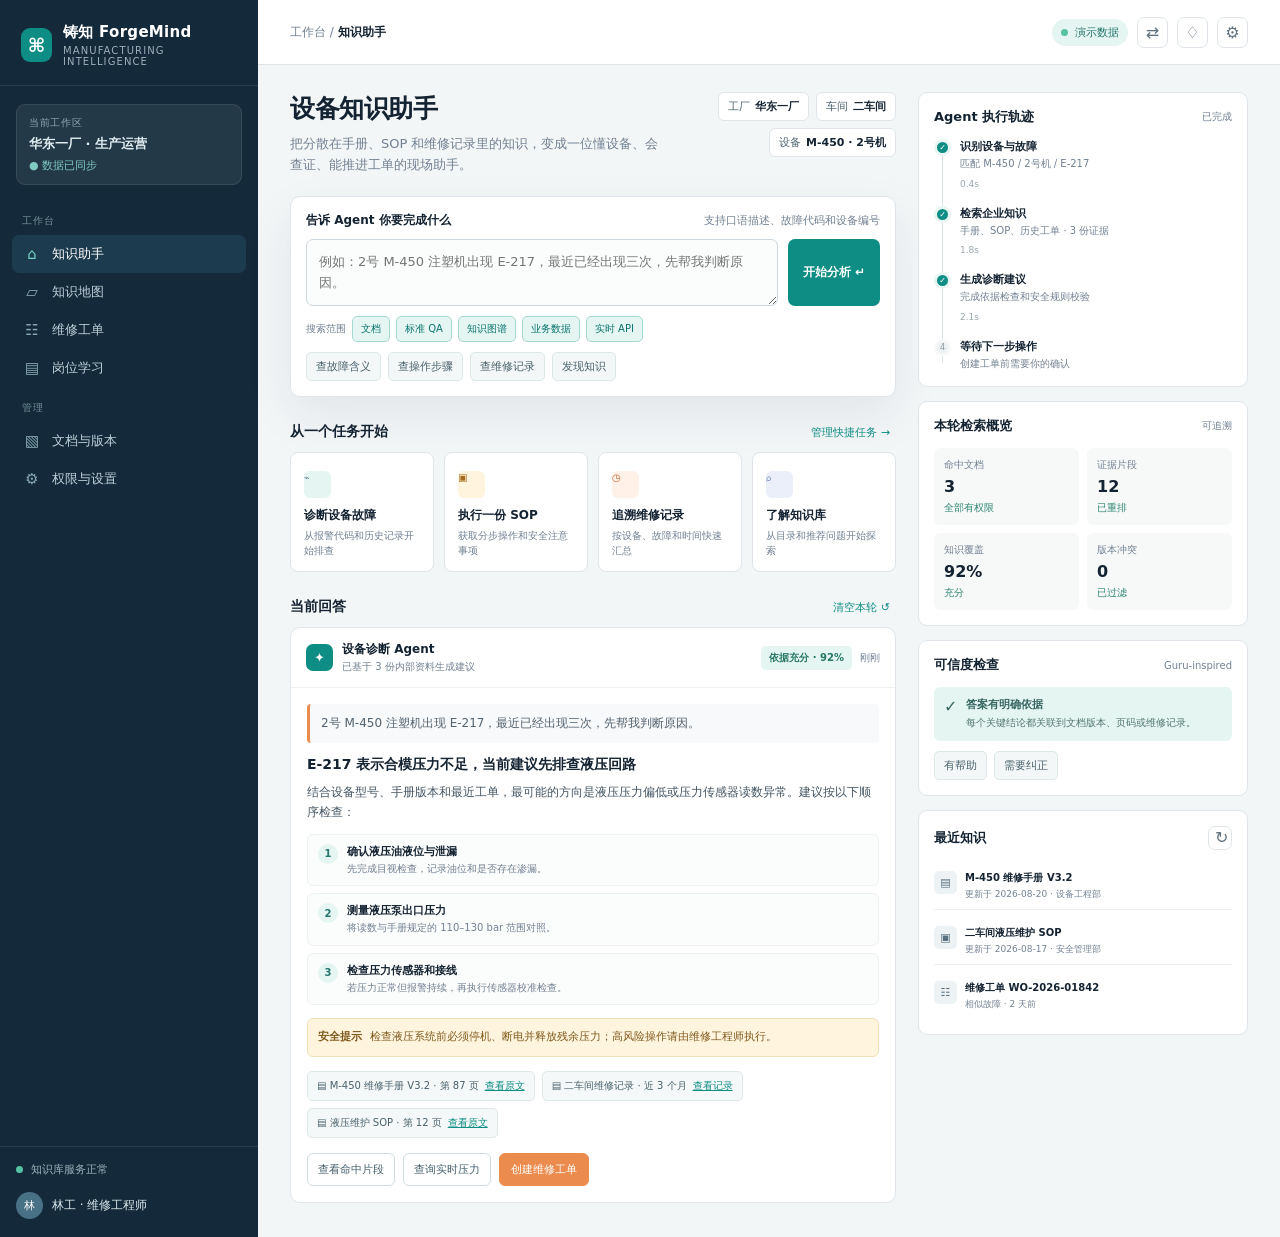
<file: app/static/index_demo.html>
<!doctype html>
<html lang="zh-CN">
<head>
  <meta charset="UTF-8" />
  <meta name="viewport" content="width=device-width, initial-scale=1.0" />
  <title>铸知 ForgeMind | 制造业知识工作台</title>
  <style>
    :root { color-scheme: light; --ink:#142332; --muted:#718092; --line:#dfe5e9; --paper:#fff; --canvas:#f3f6f7; --navy:#142a3a; --navy2:#1d3b4e; --teal:#0d8d83; --tealsoft:#e4f5f2; --orange:#eb8b4d; --orangesoft:#fff1e7; --yellow:#bd801f; --yellowsoft:#fff5df; --shadow:0 18px 48px rgba(21,42,58,.08); font-family:"Microsoft YaHei","PingFang SC",system-ui,sans-serif }
    *{box-sizing:border-box} body{margin:0;color:var(--ink);background:var(--canvas)} button,textarea{font:inherit} button{cursor:pointer}
    .app{min-height:100vh;display:flex}.sidebar{width:258px;flex:0 0 258px;display:flex;flex-direction:column;color:#d9e6eb;background:var(--navy)}
    .brand{display:flex;align-items:center;gap:11px;padding:23px 21px 18px;border-bottom:1px solid rgba(255,255,255,.08)}.brand-mark{width:34px;height:34px;display:grid;place-items:center;color:#fff;background:var(--teal);border-radius:9px;font-size:19px;font-weight:700}.brand strong{display:block;color:#fff;font-size:15px;letter-spacing:.3px}.brand small{display:block;margin-top:3px;color:#9db0ba;font-size:10px;letter-spacing:1.1px;text-transform:uppercase}
    .workspace{margin:18px 16px 11px;padding:11px 12px;color:#dfecef;background:rgba(255,255,255,.07);border:1px solid rgba(255,255,255,.09);border-radius:9px;text-align:left}.workspace span{display:block;color:#91a8b4;font-size:10px;text-transform:uppercase;letter-spacing:.7px}.workspace strong{display:block;margin-top:5px;font-size:13px}.workspace em{display:block;margin-top:5px;color:#7fcbc2;font-size:11px;font-style:normal}
    .nav{padding:4px 12px}.nav-label{padding:14px 10px 7px;color:#75909d;font-size:10px;letter-spacing:1.2px;text-transform:uppercase}.nav button{width:100%;display:flex;align-items:center;gap:11px;padding:10px 11px;color:#bcd0d8;background:transparent;border:0;border-radius:7px;text-align:left;font-size:13px}.nav button:hover,.nav button.active{color:#fff;background:var(--navy2)}.nav .nav-icon{width:18px;color:#88a7b4;text-align:center;font-size:15px}.nav button.active .nav-icon{color:#79d1c7}
    .sidebar-foot{margin-top:auto;padding:15px 16px 18px;border-top:1px solid rgba(255,255,255,.08)}.system-row{display:flex;align-items:center;gap:8px;color:#9db4bd;font-size:11px}.dot{width:7px;height:7px;display:inline-block;background:#55c3a3;border-radius:50%}.user-row{display:flex;align-items:center;gap:9px;margin-top:15px;color:#dce8ec;font-size:12px}.avatar{width:27px;height:27px;display:grid;place-items:center;color:#fff;background:#497185;border-radius:50%;font-size:11px}
    .content{min-width:0;flex:1}.topbar{height:65px;display:flex;align-items:center;justify-content:space-between;padding:0 32px;background:var(--paper);border-bottom:1px solid var(--line)}.crumb{color:var(--muted);font-size:12px}.crumb strong{color:var(--ink);font-weight:600}.top-actions{display:flex;align-items:center;gap:9px}.status{display:inline-flex;align-items:center;gap:7px;padding:6px 9px;color:#267568;background:var(--tealsoft);border-radius:20px;font-size:11px}.top-btn{width:31px;height:31px;display:grid;place-items:center;color:#60717e;background:#fff;border:1px solid var(--line);border-radius:7px}.top-btn:hover{color:var(--teal);border-color:#a4d8d2;background:#f4fbfa}
    .layout{display:grid;grid-template-columns:minmax(0,1fr) 330px;gap:22px;max-width:1450px;margin:0 auto;padding:27px 32px 34px}.main{min-width:0}.hero{display:flex;align-items:flex-start;justify-content:space-between;gap:15px;margin-bottom:20px}h1{margin:0;font-size:25px;letter-spacing:-.4px}.hero p{max-width:620px;margin:8px 0 0;color:var(--muted);font-size:13px;line-height:1.65}.context{display:flex;flex-wrap:wrap;justify-content:flex-end;gap:7px}.tag{display:inline-flex;align-items:center;gap:5px;padding:6px 9px;color:#4d6470;background:#fff;border:1px solid var(--line);border-radius:6px;font-size:11px}.tag strong{color:var(--ink);font-weight:600}
    .composer{padding:15px;background:var(--paper);border:1px solid var(--line);border-radius:10px;box-shadow:var(--shadow)}.composer-head{display:flex;align-items:center;justify-content:space-between;margin-bottom:10px}.composer-head strong{font-size:12px}.composer-head span{color:var(--muted);font-size:11px}.composer-body{display:flex;gap:10px}textarea{min-height:58px;flex:1;padding:12px;resize:vertical;color:var(--ink);background:#fbfcfc;border:1px solid #cbd7dc;border-radius:7px;outline:none;font-size:13px;line-height:1.6}textarea:focus{border-color:var(--teal);box-shadow:0 0 0 3px rgba(13,141,131,.12)}.ask-btn{min-width:92px;align-self:stretch;color:#fff;background:var(--teal);border:0;border-radius:7px;font-size:12px;font-weight:600}.ask-btn:hover{background:#08776f}.ask-btn:disabled{opacity:.6;cursor:wait}.chips{display:flex;flex-wrap:wrap;gap:7px;margin-top:10px}.chip{padding:6px 9px;color:#48616c;background:#f3f7f7;border:1px solid #dce8e7;border-radius:5px;font-size:11px}.chip:hover{color:#0a756c;background:var(--tealsoft);border-color:#a8d8d2}.source-filter{display:flex;align-items:center;flex-wrap:wrap;gap:6px;margin-top:10px;color:var(--muted);font-size:10px}.source-filter button{padding:5px 8px;color:#5b7079;background:#fff;border:1px solid #d7e1e3;border-radius:5px;font-size:10px}.source-filter button.active{color:#0a756c;background:var(--tealsoft);border-color:#a8d8d2}
    .section-title{display:flex;align-items:center;justify-content:space-between;margin:26px 0 11px}.section-title h2{margin:0;font-size:14px}.section-title button{color:var(--teal);background:none;border:0;font-size:11px}.task-grid{display:grid;grid-template-columns:repeat(4,minmax(0,1fr));gap:10px}.task{min-height:100px;padding:13px;color:var(--ink);background:#fff;border:1px solid var(--line);border-radius:8px;text-align:left;transition:transform .15s,border-color .15s,box-shadow .15s}.task:hover{border-color:#a9d8d2;box-shadow:0 7px 18px rgba(20,42,58,.08);transform:translateY(-2px)}.task-icon{width:27px;height:27px;display:grid;place-items:center;margin-bottom:9px;color:var(--teal);background:var(--tealsoft);border-radius:6px;font-size:14px}.task:nth-child(2) .task-icon{color:#a66c1c;background:var(--yellowsoft)}.task:nth-child(3) .task-icon{color:#c36532;background:var(--orangesoft)}.task:nth-child(4) .task-icon{color:#526eb0;background:#ebeffa}.task strong{display:block;font-size:12px}.task span{display:block;margin-top:5px;color:var(--muted);font-size:10px;line-height:1.45}
    .answer-card{overflow:hidden;background:#fff;border:1px solid var(--line);border-radius:10px}.answer-head{display:flex;align-items:center;justify-content:space-between;padding:13px 15px;border-bottom:1px solid #edf0f1}.answer-who{display:flex;align-items:center;gap:9px}.agent-avatar{width:27px;height:27px;display:grid;place-items:center;color:#fff;background:var(--teal);border-radius:7px;font-size:13px}.answer-who strong{display:block;font-size:12px}.answer-who span{display:block;margin-top:2px;color:var(--muted);font-size:10px}.answer-meta{display:flex;align-items:center;gap:8px;color:var(--muted);font-size:10px}.confidence{padding:5px 8px;color:#247762;background:var(--tealsoft);border-radius:5px;font-weight:600}.answer-body{padding:16px}.question{margin-bottom:13px;padding:10px 11px;color:#526270;background:#f7f9fa;border-left:3px solid var(--orange);border-radius:4px;font-size:12px;line-height:1.55}.answer-body h3{margin:0 0 8px;font-size:14px}.answer-body p{margin:7px 0;color:#435462;font-size:12px;line-height:1.7}.steps{display:grid;gap:7px;margin:11px 0 13px}.step-row{display:flex;gap:9px;align-items:flex-start;padding:9px 10px;background:#fbfcfc;border:1px solid #edf1f2;border-radius:6px}.step-no{width:20px;height:20px;flex:0 0 20px;display:grid;place-items:center;color:#27766e;background:var(--tealsoft);border-radius:50%;font-size:10px;font-weight:700}.step-row strong{display:block;font-size:11px}.step-row span{display:block;margin-top:3px;color:var(--muted);font-size:10px;line-height:1.45}.safety{display:flex;gap:8px;align-items:flex-start;padding:10px;color:#80591c;background:var(--yellowsoft);border:1px solid #f1dfb6;border-radius:6px;font-size:11px;line-height:1.5}.source-row{display:flex;flex-wrap:wrap;gap:7px;margin-top:14px}.source{display:inline-flex;align-items:center;gap:6px;padding:7px 9px;color:#47616d;background:#f5f8f8;border:1px solid #dfe8e8;border-radius:5px;font-size:10px}.source button{padding:0;color:var(--teal);background:none;border:0;font-size:10px;text-decoration:underline}.answer-actions{display:flex;flex-wrap:wrap;gap:8px;margin-top:15px}.outline-btn{padding:8px 10px;color:#45606d;background:#fff;border:1px solid #cfdcdf;border-radius:6px;font-size:11px}.outline-btn:hover{color:var(--teal);border-color:#9dd2cc;background:#f5fbfa}.primary-btn{padding:8px 11px;color:#fff;background:var(--orange);border:1px solid var(--orange);border-radius:6px;font-size:11px}.primary-btn:hover{background:#d97736}
    .right-rail{min-width:0}.panel{margin-bottom:14px;padding:15px;background:#fff;border:1px solid var(--line);border-radius:9px}.panel-head{display:flex;align-items:center;justify-content:space-between;margin-bottom:13px}.panel-head h2{margin:0;font-size:13px}.panel-head span{color:var(--muted);font-size:10px}.trace{position:relative;display:grid;gap:0}.trace:before{content:"";position:absolute;top:8px;bottom:8px;left:8px;width:1px;background:#d8e4e5}.trace-item{position:relative;display:grid;grid-template-columns:17px 1fr;gap:9px;padding-bottom:15px}.trace-item:last-child{padding-bottom:0}.trace-dot{width:17px;height:17px;z-index:1;display:grid;place-items:center;color:#fff;background:var(--teal);border:3px solid #e8f5f3;border-radius:50%;font-size:8px}.trace-item.pending .trace-dot{color:#8a9aa2;background:#edf1f2;border-color:#f7f9f9}.trace-item strong{display:block;font-size:11px}.trace-item span{display:block;margin-top:3px;color:var(--muted);font-size:10px;line-height:1.45}.trace-item .time{margin-top:3px;color:#98a6ad;font-size:9px}.metric-grid{display:grid;grid-template-columns:repeat(2,1fr);gap:8px}.metric{padding:10px;background:#f7f9f9;border-radius:6px}.metric span{display:block;color:var(--muted);font-size:10px}.metric strong{display:block;margin-top:5px;font-size:16px}.metric em{color:#2d846f;font-size:10px;font-style:normal}.trust{display:flex;align-items:flex-start;gap:9px;padding:10px;color:#37665f;background:var(--tealsoft);border-radius:6px}.trust strong{display:block;font-size:11px}.trust span{display:block;margin-top:4px;color:#52766f;font-size:10px;line-height:1.45}.recent{display:grid;gap:8px}.recent-item{display:flex;align-items:flex-start;gap:8px;padding:8px 0;border-bottom:1px solid #eef1f2}.recent-item:last-child{border-bottom:0}.recent-icon{width:23px;height:23px;display:grid;place-items:center;color:#597080;background:#edf2f4;border-radius:5px;font-size:11px}.recent-item strong{display:block;font-size:10px;line-height:1.4}.recent-item span{display:block;margin-top:3px;color:var(--muted);font-size:9px}
    .toast{position:fixed;right:24px;bottom:24px;z-index:20;max-width:340px;padding:11px 14px;color:#fff;background:#193748;border-radius:7px;box-shadow:0 10px 28px rgba(10,26,38,.22);font-size:12px;opacity:0;transform:translateY(10px);pointer-events:none;transition:.2s}.toast.show{opacity:1;transform:translateY(0)}.modal-backdrop{position:fixed;inset:0;z-index:30;display:none;place-items:center;padding:20px;background:rgba(10,27,38,.45)}.modal-backdrop.open{display:grid}.modal{width:min(580px,100%);max-height:82vh;overflow:auto;padding:20px;background:#fff;border-radius:10px;box-shadow:0 22px 70px rgba(10,27,38,.25)}.modal-head{display:flex;align-items:center;justify-content:space-between;margin-bottom:13px}.modal-head h2{margin:0;font-size:16px}.close{width:28px;height:28px;color:#718092;background:#f2f5f6;border:0;border-radius:5px}.doc-meta{display:flex;flex-wrap:wrap;gap:7px;margin-bottom:13px}.doc-body{padding:15px;color:#3f505b;background:#f8faf9;border:1px solid #e5ebeb;border-radius:7px;font-family:Georgia,"Microsoft YaHei",serif;font-size:13px;line-height:1.8}.doc-body mark{padding:1px 3px;background:#fff0b8;border-radius:3px}.modal-actions{display:flex;justify-content:flex-end;gap:8px;margin-top:15px}
    @media(max-width:1100px){.layout{grid-template-columns:minmax(0,1fr)}.right-rail{display:grid;grid-template-columns:repeat(3,minmax(0,1fr));gap:12px}.right-rail .panel{margin-bottom:0}}@media(max-width:820px){.sidebar{width:72px;flex-basis:72px}.brand{justify-content:center;padding:18px 8px}.brand>div:not(.brand-mark),.workspace,.nav-label,.nav button span:not(.nav-icon),.sidebar-foot .system-row span,.sidebar-foot .user-row>span{display:none}.nav{padding:6px 9px}.nav button{justify-content:center;padding:11px 7px}.nav .nav-icon{font-size:17px}.sidebar-foot{padding:13px 9px}.user-row{justify-content:center}.topbar{padding:0 16px}.layout{padding:20px 16px}.hero{display:block}.context{justify-content:flex-start;margin-top:13px}.task-grid{grid-template-columns:repeat(2,minmax(0,1fr))}.right-rail{display:block}.right-rail .panel{margin-bottom:12px}}@media(max-width:520px){.topbar{height:56px}.status{display:none}.layout{padding:17px 11px 25px}h1{font-size:21px}.composer-body{display:block}.ask-btn{width:100%;min-height:39px;margin-top:8px}.task-grid{gap:7px}.task{min-height:95px;padding:10px}.answer-head{align-items:flex-start;gap:8px}.answer-meta{display:block;text-align:right}.confidence{display:inline-block;margin-bottom:4px}}
  </style>
</head>
<body>
  <div class="app">
    <aside class="sidebar">
      <div class="brand"><div class="brand-mark">⌘</div><div><strong>铸知 ForgeMind</strong><small>Manufacturing intelligence</small></div></div>
      <button class="workspace" id="workspace-switch" type="button"><span>当前工作区</span><strong>华东一厂 · 生产运营</strong><em>● 数据已同步</em></button>
      <nav class="nav" aria-label="主导航"><div class="nav-label">工作台</div><button class="active" type="button" data-view="assistant"><span class="nav-icon">⌂</span><span>知识助手</span></button><button type="button" data-view="knowledge"><span class="nav-icon">▱</span><span>知识地图</span></button><button type="button" data-view="orders"><span class="nav-icon">☷</span><span>维修工单</span></button><button type="button" data-view="training"><span class="nav-icon">▤</span><span>岗位学习</span></button><div class="nav-label">管理</div><button type="button" data-view="documents"><span class="nav-icon">▧</span><span>文档与版本</span></button><button type="button" data-view="settings"><span class="nav-icon">⚙</span><span>权限与设置</span></button></nav>
      <div class="sidebar-foot"><div class="system-row"><i class="dot"></i><span>知识库服务正常</span></div><div class="user-row"><div class="avatar">林</div><span>林工 · 维修工程师</span></div></div>
    </aside>
    <div class="content">
      <header class="topbar"><div class="crumb">工作台 <span>/</span> <strong>知识助手</strong></div><div class="top-actions"><div class="status"><i class="dot"></i><span id="mode-label">演示数据</span></div><button class="top-btn" id="mode-toggle" type="button" title="切换演示数据或实时知识库">⇄</button><button class="top-btn" type="button" data-toast="已打开通知中心">♢</button><button class="top-btn" type="button" data-toast="设置面板即将开放">⚙</button></div></header>
      <main class="layout">
        <section class="main"><div class="hero"><div><h1>设备知识助手</h1><p>把分散在手册、SOP 和维修记录里的知识，变成一位懂设备、会查证、能推进工单的现场助手。</p></div><div class="context"><span class="tag">工厂 <strong>华东一厂</strong></span><span class="tag">车间 <strong>二车间</strong></span><span class="tag">设备 <strong>M-450 · 2号机</strong></span></div></div>
          <section class="composer"><div class="composer-head"><strong>告诉 Agent 你要完成什么</strong><span>支持口语描述、故障代码和设备编号</span></div><div class="composer-body"><textarea id="query" placeholder="例如：2号 M-450 注塑机出现 E-217，最近已经出现三次，先帮我判断原因。"></textarea><button class="ask-btn" id="ask" type="button">开始分析 <span>↵</span></button></div><div class="source-filter"><span>搜索范围</span><button type="button" class="active" data-source="document">文档</button><button type="button" class="active" data-source="qa">标准 QA</button><button type="button" class="active" data-source="graph">知识图谱</button><button type="button" class="active" data-source="sql">业务数据</button><button type="button" class="active" data-source="api">实时 API</button></div><div class="chips"><button class="chip" type="button" data-query="E-217 是什么意思？">查故障含义</button><button class="chip" type="button" data-query="M-450 更换过滤器需要哪些工具和安全步骤？">查操作步骤</button><button class="chip" type="button" data-query="查询 2 号机最近三个月的维修记录">查维修记录</button><button class="chip" type="button" data-query="二车间有哪些设备手册可以帮助我？">发现知识</button></div></section>
          <div class="section-title"><h2>从一个任务开始</h2><button type="button" data-toast="可在管理后台配置更多快捷任务">管理快捷任务 →</button></div><section class="task-grid"><button class="task" type="button" data-query="2号 M-450 注塑机出现 E-217，最近已经出现三次，先帮我判断原因。"><span class="task-icon">⌁</span><strong>诊断设备故障</strong><span>从报警代码和历史记录开始排查</span></button><button class="task" type="button" data-query="M-450 更换过滤器需要哪些工具和安全步骤？"><span class="task-icon">▣</span><strong>执行一份 SOP</strong><span>获取分步操作和安全注意事项</span></button><button class="task" type="button" data-query="查询 2 号机最近三个月的维修记录"><span class="task-icon">◷</span><strong>追溯维修记录</strong><span>按设备、故障和时间快速汇总</span></button><button class="task" type="button" data-query="二车间有哪些设备手册可以帮助我？"><span class="task-icon">⌕</span><strong>了解知识库</strong><span>从目录和推荐问题开始探索</span></button></section>
          <div class="section-title"><h2>当前回答</h2><button id="new-run" type="button">清空本轮 ↺</button></div><article class="answer-card"><div class="answer-head"><div class="answer-who"><div class="agent-avatar">✦</div><div><strong>设备诊断 Agent</strong><span>已基于 3 份内部资料生成建议</span></div></div><div class="answer-meta"><span class="confidence">依据充分 · 92%</span><span>刚刚</span></div></div><div class="answer-body" id="answer-body"><div class="question">2号 M-450 注塑机出现 E-217，最近已经出现三次，先帮我判断原因。</div><h3>E-217 表示合模压力不足，当前建议先排查液压回路</h3><p>结合设备型号、手册版本和最近工单，最可能的方向是液压压力偏低或压力传感器读数异常。建议按以下顺序检查：</p><div class="steps"><div class="step-row"><b class="step-no">1</b><div><strong>确认液压油液位与泄漏</strong><span>先完成目视检查，记录油位和是否存在渗漏。</span></div></div><div class="step-row"><b class="step-no">2</b><div><strong>测量液压泵出口压力</strong><span>将读数与手册规定的 110–130 bar 范围对照。</span></div></div><div class="step-row"><b class="step-no">3</b><div><strong>检查压力传感器和接线</strong><span>若压力正常但报警持续，再执行传感器校准检查。</span></div></div></div><div class="safety"><b>安全提示</b><span>检查液压系统前必须停机、断电并释放残余压力；高风险操作请由维修工程师执行。</span></div><div class="source-row"><span class="source">▤ M-450 维修手册 V3.2 · 第 87 页 <button type="button" data-doc="M-450 维修手册 V3.2 · 第 87 页">查看原文</button></span><span class="source">▤ 二车间维修记录 · 近 3 个月 <button type="button" data-doc="二车间维修记录 · 近 3 个月">查看记录</button></span><span class="source">▤ 液压维护 SOP · 第 12 页 <button type="button" data-doc="液压维护 SOP · 第 12 页">查看原文</button></span></div><div class="answer-actions"><button class="outline-btn" type="button" data-query="请展示 E-217 命中的原文片段">查看命中片段</button><button class="outline-btn" type="button" data-query="请查询 2 号机当前液压压力">查询实时压力</button><button class="primary-btn" id="create-order" type="button">创建维修工单</button></div></div></article>
        </section>
        <aside class="right-rail"><section class="panel"><div class="panel-head"><h2>Agent 执行轨迹</h2><span id="run-status">已完成</span></div><div class="trace" id="trace"><div class="trace-item"><div class="trace-dot">✓</div><div><strong>识别设备与故障</strong><span>匹配 M-450 / 2号机 / E-217</span><small class="time">0.4s</small></div></div><div class="trace-item"><div class="trace-dot">✓</div><div><strong>检索企业知识</strong><span>手册、SOP、历史工单 · 3 份证据</span><small class="time">1.8s</small></div></div><div class="trace-item"><div class="trace-dot">✓</div><div><strong>生成诊断建议</strong><span>完成依据检查和安全规则校验</span><small class="time">2.1s</small></div></div><div class="trace-item pending"><div class="trace-dot">4</div><div><strong>等待下一步操作</strong><span>创建工单前需要你的确认</span></div></div></div></section><section class="panel"><div class="panel-head"><h2>本轮检索概览</h2><span>可追溯</span></div><div class="metric-grid"><div class="metric"><span>命中文档</span><strong>3</strong><em>全部有权限</em></div><div class="metric"><span>证据片段</span><strong>12</strong><em>已重排</em></div><div class="metric"><span>知识覆盖</span><strong>92%</strong><em>充分</em></div><div class="metric"><span>版本冲突</span><strong>0</strong><em>已过滤</em></div></div></section><section class="panel"><div class="panel-head"><h2>可信度检查</h2><span>Guru-inspired</span></div><div class="trust"><b>✓</b><div><strong>答案有明确依据</strong><span>每个关键结论都关联到文档版本、页码或维修记录。</span></div></div><div class="chips" style="margin-top:10px"><button class="chip" type="button" data-toast="已标记为有帮助">有帮助</button><button class="chip" type="button" data-toast="已记录纠正建议">需要纠正</button></div></section><section class="panel"><div class="panel-head"><h2>最近知识</h2><button class="top-btn" style="width:24px;height:24px" type="button" data-toast="已刷新">↻</button></div><div class="recent"><div class="recent-item"><div class="recent-icon">▤</div><div><strong>M-450 维修手册 V3.2</strong><span>更新于 2026-08-20 · 设备工程部</span></div></div><div class="recent-item"><div class="recent-icon">▣</div><div><strong>二车间液压维护 SOP</strong><span>更新于 2026-08-17 · 安全管理部</span></div></div><div class="recent-item"><div class="recent-icon">☷</div><div><strong>维修工单 WO-2026-01842</strong><span>相似故障 · 2 天前</span></div></div></div></section></aside>
      </main>
    </div>
  </div>
  <div class="toast" id="toast"></div><div class="modal-backdrop" id="modal-backdrop"><section class="modal" role="dialog" aria-modal="true" aria-labelledby="modal-title"><div class="modal-head"><h2 id="modal-title">来源文档</h2><button class="close" id="modal-close" type="button" title="关闭">×</button></div><div class="doc-meta"><span class="tag">当前有效版本</span><span class="tag">权限：维修工程师</span><span class="tag">来源页码：87</span></div><div class="doc-body">5.4 合模压力异常排查<br><br>当设备显示 <mark>E-217</mark> 时，表示合模压力未达到设定阈值。请依次检查液压油液位、泵出口压力和压力传感器。<br><br>标准工作压力：<mark>110–130 bar</mark>。若压力低于下限，应检查液压泵、溢流阀及管路泄漏。执行检查前必须完成停机、断电和残余压力释放。</div><div class="modal-actions"><button class="outline-btn" id="modal-copy" type="button">复制引用</button><button class="primary-btn" id="modal-close-2" type="button">返回问答</button></div></section></div>
  <script>
    // 统一搜索范围选择器：通过 fetch 包装把前端选择透传给后端。
    // 演示模式仍使用本地静态回答，不会发起请求。
    window.deepAgentSourceTypes=['document','qa','graph','sql','api'];
    document.querySelectorAll('[data-source]').forEach(button=>button.addEventListener('click',()=>{
      const source=button.dataset.source;
      const selected=new Set(window.deepAgentSourceTypes);
      selected.has(source)?selected.delete(source):selected.add(source);
      if(!selected.size){selected.add(source)}
      window.deepAgentSourceTypes=[...selected];
      button.classList.toggle('active',selected.has(source));
    }));
    const deepAgentFetch=window.fetch.bind(window);
    window.fetch=(input,init={})=>{
      const url=typeof input==='string'?input:(input&&input.url)||'';
      if(url.includes('/chat/stream')&&init.body){
        try{const body=JSON.parse(init.body);body.source_types=window.deepAgentSourceTypes;init={...init,body:JSON.stringify(body)}}catch(_){/* 保持原始请求 */}
      }
      return deepAgentFetch(input,init);
    };
  </script>
  <script>
    const state={demo:true,busy:false}; const query=document.querySelector('#query'); const ask=document.querySelector('#ask'); const toast=document.querySelector('#toast'); const answerBody=document.querySelector('#answer-body'); const runStatus=document.querySelector('#run-status'); const modeLabel=document.querySelector('#mode-label'); const modal=document.querySelector('#modal-backdrop'); let toastTimer;
    function escapeHtml(value){return String(value).replace(/[&<>"']/g,char=>({'&':'&amp;','<':'&lt;','>':'&gt;','"':'&quot;',"'":'&#39;'}[char]))}
    function showToast(message){toast.textContent=message;toast.classList.add('show');clearTimeout(toastTimer);toastTimer=setTimeout(()=>toast.classList.remove('show'),2300)}
    function setTrace(running=false){runStatus.textContent=running?'执行中':'已完成';const items=[...document.querySelectorAll('.trace-item')];items.forEach((item,index)=>{item.classList.toggle('pending',running?index>0:index===3);const dot=item.querySelector('.trace-dot');if(running&&index===0)dot.textContent='…';else if(!running&&index<3)dot.textContent='✓';else if(index===3)dot.textContent=running?'…':'4'})}
    function demoAnswer(text){const discover=/有哪些|知识库|手册可以/.test(text);const sop=/更换|操作步骤|工具|SOP/.test(text);const safeText=escapeHtml(text);const title=discover?'二车间知识库已为你整理出 6 类内容':sop?'M-450 过滤器更换 SOP 已找到':'E-217 表示合模压力不足，当前建议先排查液压回路';const intro=discover?'你不需要记住文档名称，可以从下面的知识入口开始。当前工作区对你开放的内容包括：设备手册、维修 SOP、故障代码、质量标准、备件目录和历史工单。':sop?'这份 SOP 适用于 M-450 当前有效版本。Agent 已把工具准备、安全隔离和验收步骤合并成一条可执行流程。':'结合设备型号、手册版本和最近工单，最可能的方向是液压压力偏低或压力传感器读数异常。';const steps=discover?['设备手册：M-450、M-380 和周边 IO 模块','维修 SOP：液压、润滑、过滤器和传感器','故障代码：按设备型号和报警代码浏览']:sop?['准备 17 mm 扳手、接油盘和新的过滤器','停机、断电、释放残余压力并确认挂牌','更换后复位设备，完成泄漏检查和试运行']:['确认液压油液位与泄漏','测量液压泵出口压力（标准 110–130 bar）','检查压力传感器和接线'];return `<div class="question">${safeText}</div><h3>${title}</h3><p>${intro}</p><div class="steps">${steps.map((step,i)=>`<div class="step-row"><b class="step-no">${i+1}</b><div><strong>${step}</strong><span>${discover?'点击知识入口即可继续浏览或提问。':'依据当前工作区的有效版本资料生成。'}</span></div></div>`).join('')}</div><div class="safety"><b>${discover?'下一步':'安全提示'}</b><span>${discover?'你可以点击任一分类，也可以继续用自然语言描述想解决的工作。':'高风险操作请由维修工程师执行，并在操作前完成安全隔离。'}</span></div><div class="source-row"><span class="source">▤ M-450 维修手册 V3.2 · 第 87 页 <button type="button" data-doc="M-450 维修手册 V3.2 · 第 87 页">查看原文</button></span><span class="source">▤ 二车间维修记录 · 近 3 个月 <button type="button" data-doc="二车间维修记录 · 近 3 个月">查看记录</button></span></div><div class="answer-actions"><button class="outline-btn" type="button" data-query="请展示刚才命中的原文片段">查看命中片段</button><button class="outline-btn" type="button" data-query="请查询 2 号机当前液压压力">查询实时数据</button><button class="primary-btn" id="create-order" type="button">创建维修工单</button></div>`}
    async function liveAnswer(text){const response=await fetch('/chat/stream',{method:'POST',headers:{'Content-Type':'application/json'},body:JSON.stringify({query:text})});if(!response.ok||!response.body)throw new Error('实时知识库暂不可用');const reader=response.body.getReader();const decoder=new TextDecoder();let buffer='';let final=null;const consume=block=>{let event='message';const lines=[];block.split(/\r?\n/).forEach(line=>{if(line.startsWith('event:'))event=line.slice(6).trim();if(line.startsWith('data:'))lines.push(line.slice(5).trimStart())});if(!lines.length)return;try{const data=JSON.parse(lines.join('\n'));if(event==='final')final=data}catch(_){}};while(true){const {value,done}=await reader.read();buffer+=decoder.decode(value||new Uint8Array(),{stream:!done});const blocks=buffer.split(/\r?\n\r?\n/);buffer=blocks.pop()||'';blocks.forEach(consume);if(done)break}if(buffer.trim())consume(buffer);if(!final?.answer)throw new Error('实时知识库未返回答案');return `<div class="question">${escapeHtml(text)}</div><h3>${escapeHtml(final.answer)}</h3><p>实时知识库已返回结果。你可以继续追问，或查看下方引用来源。</p><div class="source-row">${(final.citations||[]).slice(0,3).map(c=>`<span class="source">▤ ${escapeHtml(c.document_name||'来源文档')}</span>`).join('')}</div>`}
    async function runQuery(text){text=String(text||'').trim();if(!text||state.busy)return;state.busy=true;ask.disabled=true;query.value=text;setTrace(true);answerBody.innerHTML='<div class="question">'+escapeHtml(text)+'</div><h3>Agent 正在理解问题并检索相关资料…</h3><p>正在确认设备上下文、知识库权限和有效文档版本。</p>';try{await new Promise(resolve=>setTimeout(resolve,500));answerBody.innerHTML=state.demo?demoAnswer(text):await liveAnswer(text);showToast(state.demo?'演示回答已生成，可继续点击来源或创建工单':'实时知识库回答已返回')}catch(error){answerBody.innerHTML=demoAnswer(text);showToast('实时服务不可用，已切换为演示数据');state.demo=true;modeLabel.textContent='演示数据'}finally{state.busy=false;ask.disabled=false;setTrace(false);bindDynamic()}}
    function bindDynamic(){document.querySelectorAll('[data-query]').forEach(button=>{if(button.dataset.bound)return;button.dataset.bound='1';button.addEventListener('click',()=>runQuery(button.dataset.query))});document.querySelectorAll('[data-doc]').forEach(button=>{if(button.dataset.bound)return;button.dataset.bound='1';button.addEventListener('click',()=>{document.querySelector('#modal-title').textContent=button.dataset.doc;modal.classList.add('open')})});const order=document.querySelector('#create-order');if(order&&!order.dataset.bound){order.dataset.bound='1';order.addEventListener('click',()=>{if(confirm('将为 M-450 2号机创建维修工单，是否继续？')){order.textContent='工单已创建 ✓';order.disabled=true;order.style.background='#3c9b7e';showToast('维修工单 WO-2026-01843 已创建')}})}}
    ask.addEventListener('click',()=>runQuery(query.value));query.addEventListener('keydown',event=>{if(event.key==='Enter'&&!event.shiftKey){event.preventDefault();runQuery(query.value)}});document.querySelector('#mode-toggle').addEventListener('click',()=>{state.demo=!state.demo;modeLabel.textContent=state.demo?'演示数据':'实时知识库';showToast(state.demo?'已切换到演示数据':'已切换到实时知识库，下一次提问将请求后端')});document.querySelector('#new-run').addEventListener('click',()=>{query.value='';answerBody.innerHTML='<div class="question">等待你的下一个任务</div><h3>从一个设备、故障代码或操作目标开始</h3><p>你可以使用上方快捷任务，也可以直接用自然语言描述现场问题。</p>';setTrace(false);showToast('本轮回答已清空');bindDynamic()});document.querySelectorAll('[data-toast]').forEach(button=>button.addEventListener('click',()=>showToast(button.dataset.toast)));document.querySelectorAll('.nav button').forEach(button=>button.addEventListener('click',()=>{document.querySelectorAll('.nav button').forEach(item=>item.classList.remove('active'));button.classList.add('active');if(button.dataset.view!=='assistant')showToast(button.querySelector('span:last-child').textContent+'视图将在下一步接入真实数据')}));document.querySelector('#workspace-switch').addEventListener('click',()=>showToast('工作区切换：华东一厂 · 生产运营'));document.querySelector('#modal-close').addEventListener('click',()=>modal.classList.remove('open'));document.querySelector('#modal-close-2').addEventListener('click',()=>modal.classList.remove('open'));document.querySelector('#modal-copy').addEventListener('click',()=>{navigator.clipboard?.writeText('《M-450 维修手册 V3.2》第 87 页');showToast('引用已复制')});modal.addEventListener('click',event=>{if(event.target===modal)modal.classList.remove('open')});bindDynamic();
  </script>
</body>
</html>
</file>
